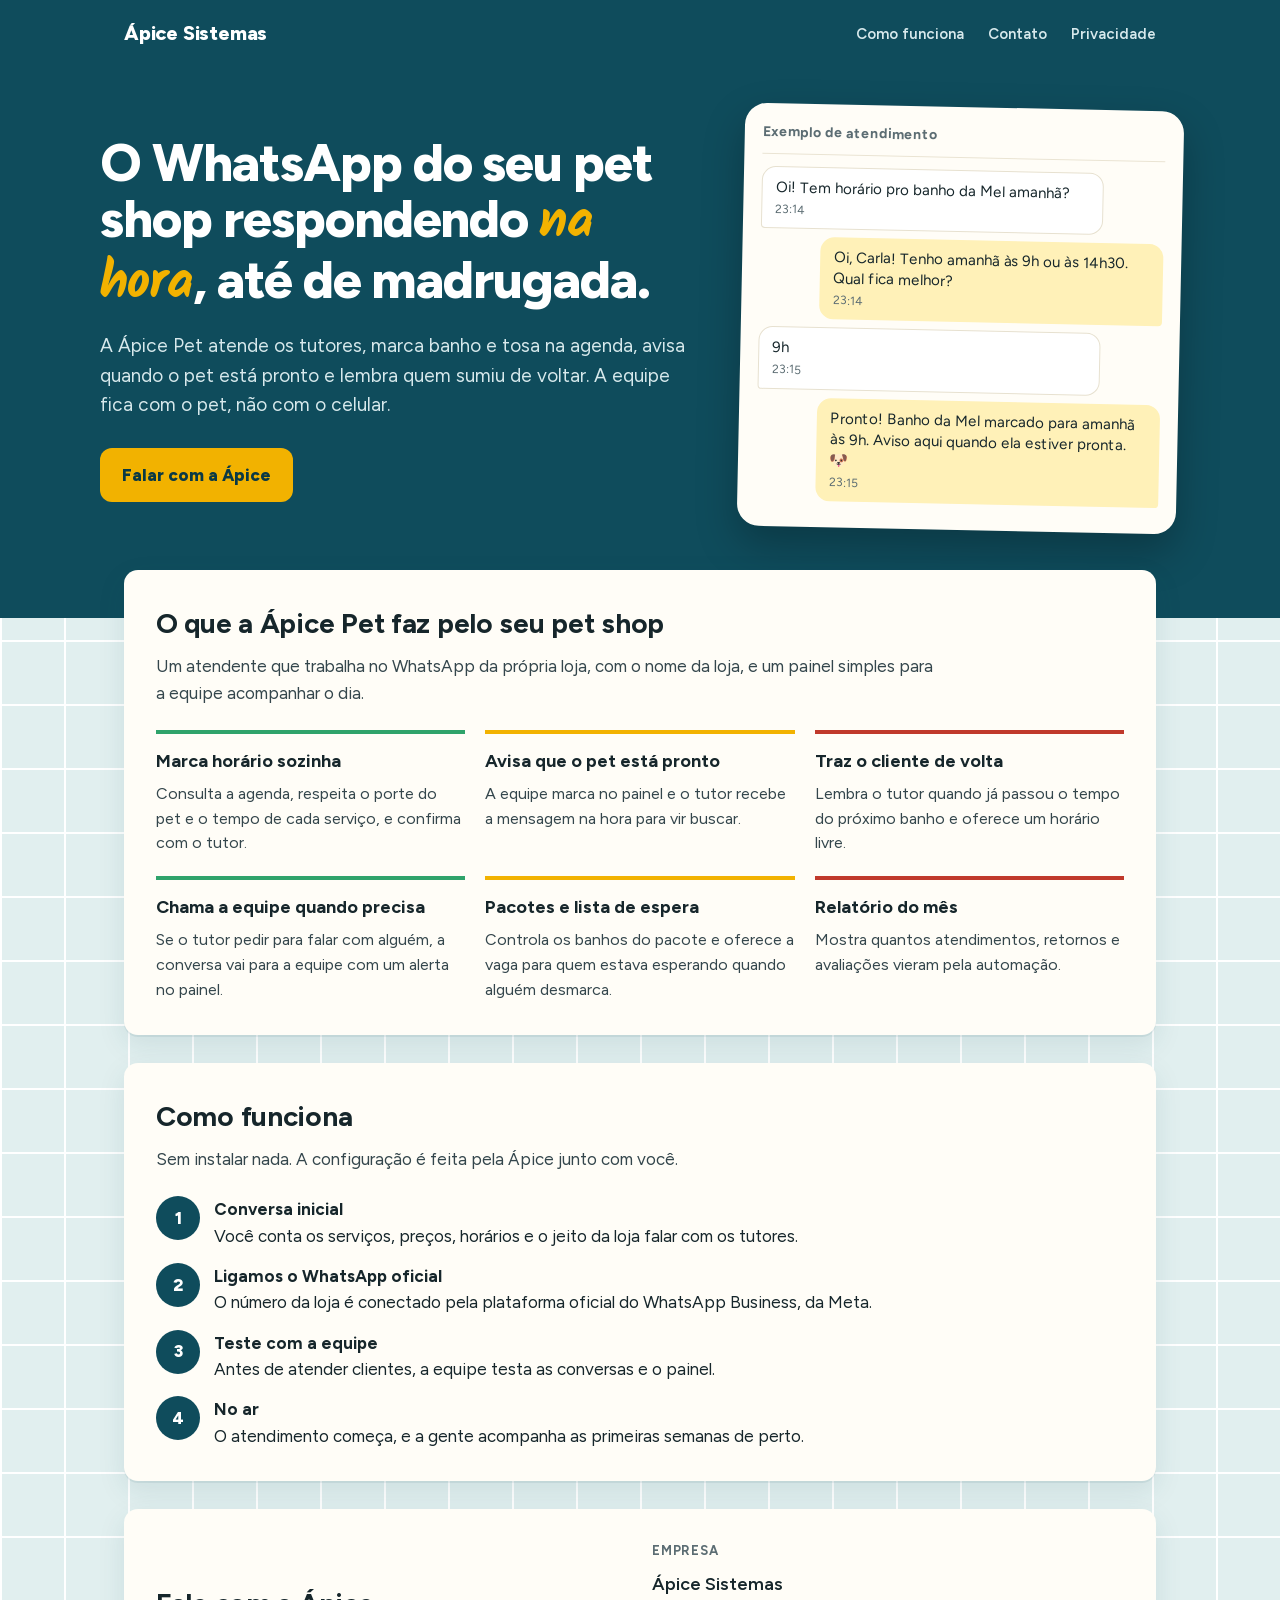
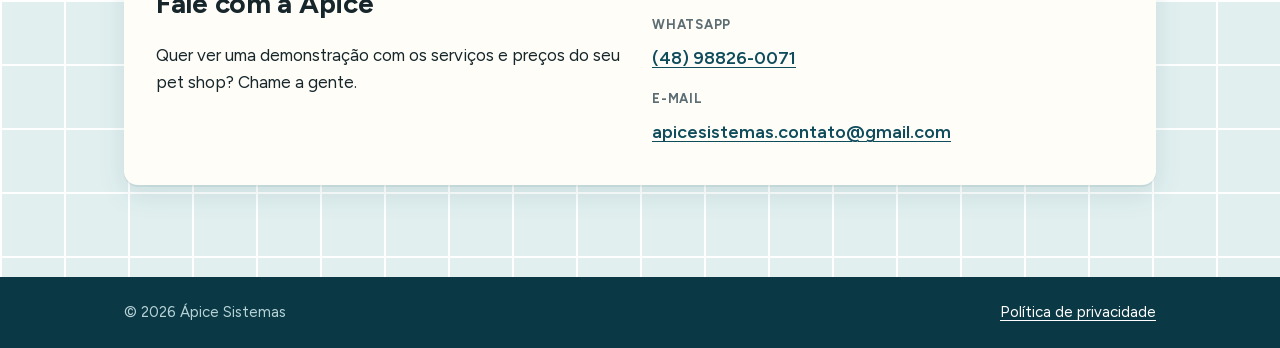
<file: index.html>
<!DOCTYPE html>
<html lang="pt-BR">
<head>
<meta charset="utf-8">
<meta name="viewport" content="width=device-width, initial-scale=1">
<title>Ápice Sistemas: atendimento automático no WhatsApp para pet shops</title>
<meta name="description" content="A Ápice Sistemas faz o atendimento do seu pet shop no WhatsApp: marca banho e tosa, avisa quando o pet está pronto e lembra o tutor de voltar.">
<link rel="stylesheet" href="estilo.css">
</head>
<body>
<header class="topo">
  <div class="dentro">
    <a class="marca" href="./">Ápice Sistemas</a>
    <nav aria-label="Principal">
      <a href="#como-funciona">Como funciona</a>
      <a href="#contato">Contato</a>
      <a href="privacidade.html">Privacidade</a>
    </nav>
  </div>
</header>

<section class="capa">
  <div class="dentro">
    <div>
      <h1>O WhatsApp do seu pet shop respondendo <em>na hora</em>, até de madrugada.</h1>
      <p class="lead">A Ápice Pet atende os tutores, marca banho e tosa na agenda, avisa quando o pet está pronto e lembra quem sumiu de voltar. A equipe fica com o pet, não com o celular.</p>
      <a class="botao" href="#contato">Falar com a Ápice</a>
    </div>
    <div class="conversa" aria-label="Exemplo de conversa">
      <div class="cab">Exemplo de atendimento</div>
      <div class="bolha tutor">Oi! Tem horário pro banho da Mel amanhã?<small>23:14</small></div>
      <div class="bolha loja">Oi, Carla! Tenho amanhã às 9h ou às 14h30. Qual fica melhor?<small>23:14</small></div>
      <div class="bolha tutor">9h<small>23:15</small></div>
      <div class="bolha loja">Pronto! Banho da Mel marcado para amanhã às 9h. Aviso aqui quando ela estiver pronta. 🐶<small>23:15</small></div>
    </div>
  </div>
</section>

<main>
  <section class="cartao" id="o-que-faz">
    <h2>O que a Ápice Pet faz pelo seu pet shop</h2>
    <p class="sub">Um atendente que trabalha no WhatsApp da própria loja, com o nome da loja, e um painel simples para a equipe acompanhar o dia.</p>
    <div class="grade">
      <div class="item"><h3>Marca horário sozinha</h3><p>Consulta a agenda, respeita o porte do pet e o tempo de cada serviço, e confirma com o tutor.</p></div>
      <div class="item"><h3>Avisa que o pet está pronto</h3><p>A equipe marca no painel e o tutor recebe a mensagem na hora para vir buscar.</p></div>
      <div class="item"><h3>Traz o cliente de volta</h3><p>Lembra o tutor quando já passou o tempo do próximo banho e oferece um horário livre.</p></div>
      <div class="item"><h3>Chama a equipe quando precisa</h3><p>Se o tutor pedir para falar com alguém, a conversa vai para a equipe com um alerta no painel.</p></div>
      <div class="item"><h3>Pacotes e lista de espera</h3><p>Controla os banhos do pacote e oferece a vaga para quem estava esperando quando alguém desmarca.</p></div>
      <div class="item"><h3>Relatório do mês</h3><p>Mostra quantos atendimentos, retornos e avaliações vieram pela automação.</p></div>
    </div>
  </section>

  <section class="cartao" id="como-funciona">
    <h2>Como funciona</h2>
    <p class="sub">Sem instalar nada. A configuração é feita pela Ápice junto com você.</p>
    <ol class="passos">
      <li><div><strong>Conversa inicial</strong>Você conta os serviços, preços, horários e o jeito da loja falar com os tutores.</div></li>
      <li><div><strong>Ligamos o WhatsApp oficial</strong>O número da loja é conectado pela plataforma oficial do WhatsApp Business, da Meta.</div></li>
      <li><div><strong>Teste com a equipe</strong>Antes de atender clientes, a equipe testa as conversas e o painel.</div></li>
      <li><div><strong>No ar</strong>O atendimento começa, e a gente acompanha as primeiras semanas de perto.</div></li>
    </ol>
  </section>

  <section class="cartao" id="contato">
    <div class="contato">
      <div>
        <h2>Fale com a Ápice</h2>
        <p class="sub">Quer ver uma demonstração com os serviços e preços do seu pet shop? Chame a gente.</p>
      </div>
      <dl>
        <dt>Empresa</dt><dd>Ápice Sistemas</dd>
        <dt>WhatsApp</dt><dd><a href="https://wa.me/5548988260071">(48) 98826-0071</a></dd>
        <dt>E-mail</dt><dd><a href="mailto:apicesistemas.contato@gmail.com">apicesistemas.contato@gmail.com</a></dd>
      </dl>
    </div>
  </section>
</main>

<footer class="rodape">
  <div class="dentro">
    <span>© 2026 Ápice Sistemas</span>
    <span><a href="privacidade.html">Política de privacidade</a></span>
  </div>
</footer>
</body>
</html>
</file>
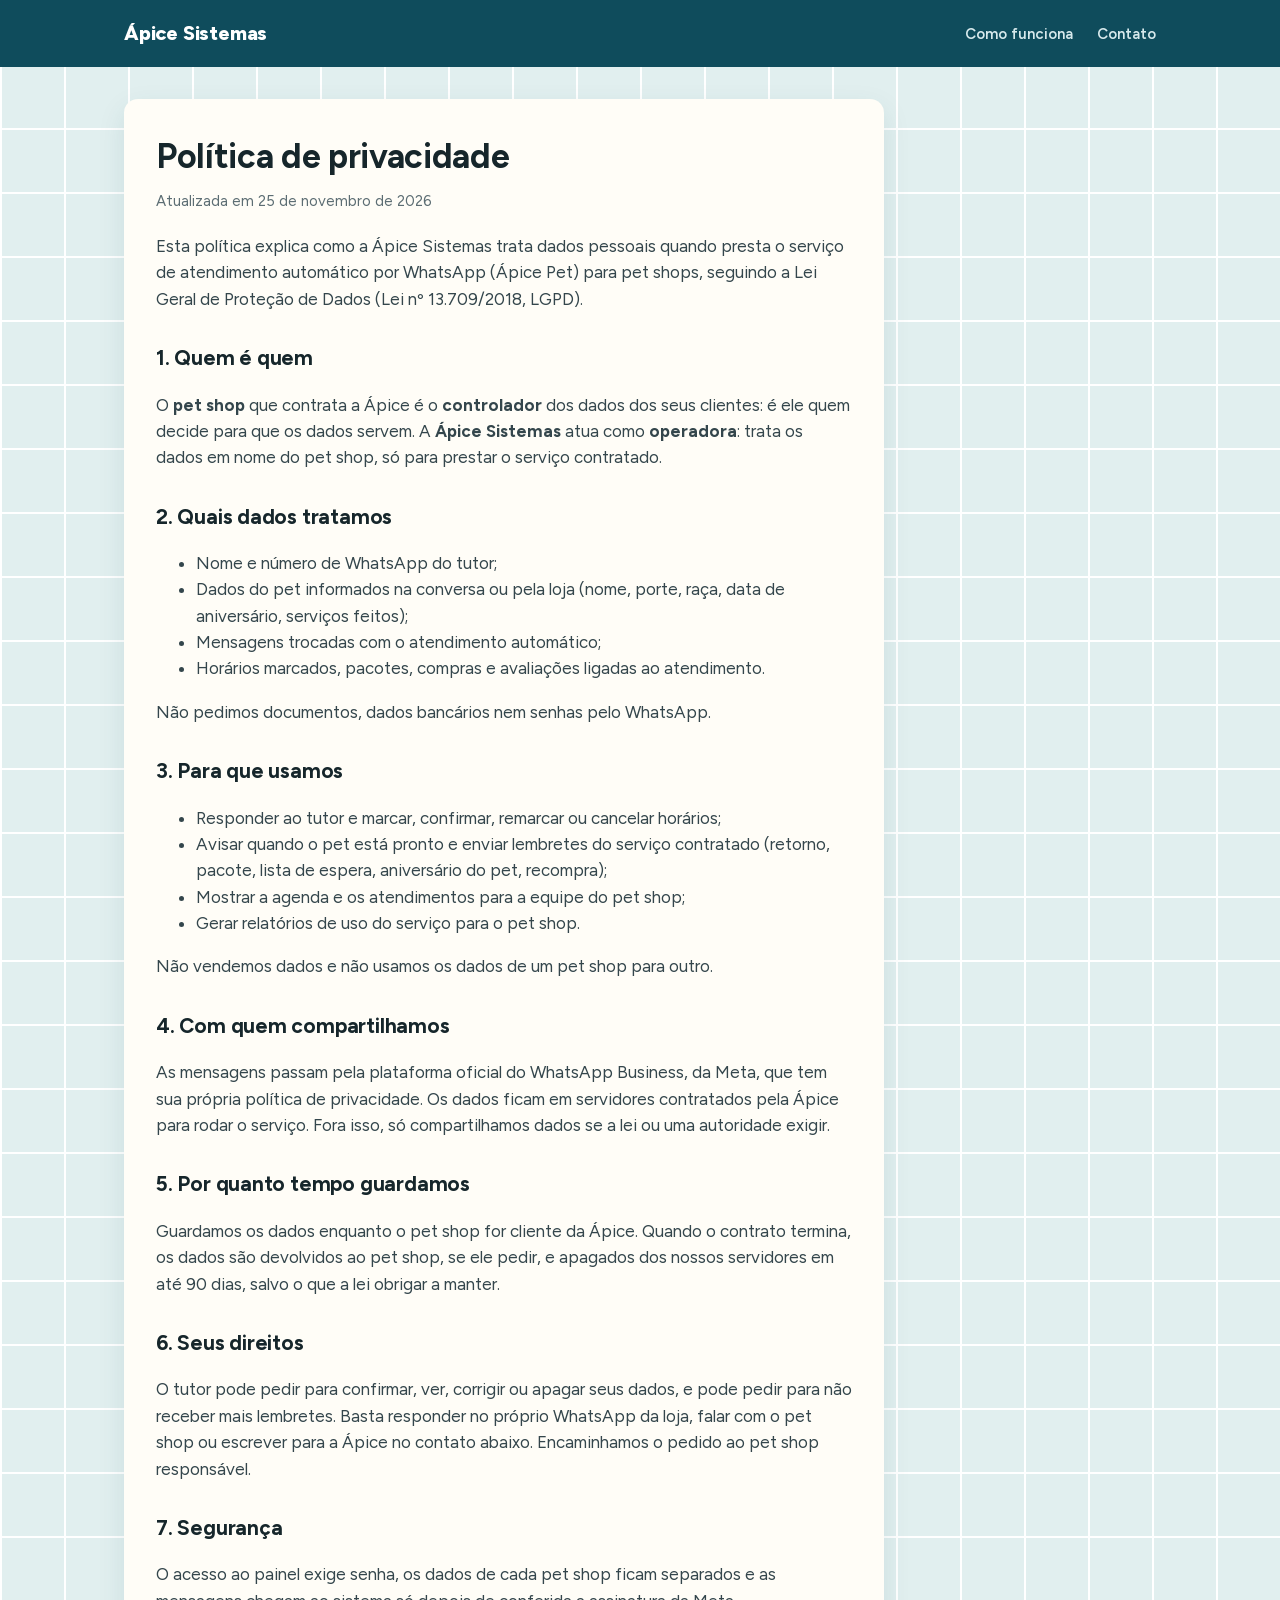
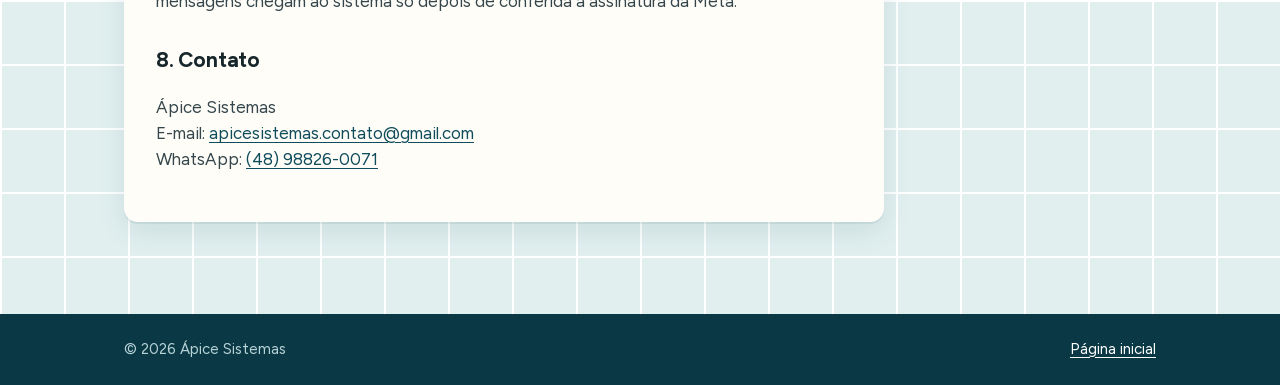
<file: privacidade.html>
<!DOCTYPE html>
<html lang="pt-BR">
<head>
<meta charset="utf-8">
<meta name="viewport" content="width=device-width, initial-scale=1">
<title>Política de privacidade · Ápice Sistemas</title>
<meta name="description" content="Como a Ápice Sistemas trata os dados pessoais no atendimento automático por WhatsApp.">
<link rel="stylesheet" href="estilo.css">
</head>
<body>
<header class="topo">
  <div class="dentro">
    <a class="marca" href="./">Ápice Sistemas</a>
    <nav aria-label="Principal">
      <a href="./#como-funciona">Como funciona</a>
      <a href="./#contato">Contato</a>
    </nav>
  </div>
</header>

<main style="margin-top:32px">
  <article class="cartao texto">
    <h1>Política de privacidade</h1>
    <p class="data">Atualizada em 25 de novembro de 2026</p>

    <p>Esta política explica como a Ápice Sistemas trata dados pessoais quando presta o serviço de atendimento automático por WhatsApp (Ápice Pet) para pet shops, seguindo a Lei Geral de Proteção de Dados (Lei nº 13.709/2018, LGPD).</p>

    <h2>1. Quem é quem</h2>
    <p>O <strong>pet shop</strong> que contrata a Ápice é o <strong>controlador</strong> dos dados dos seus clientes: é ele quem decide para que os dados servem. A <strong>Ápice Sistemas</strong> atua como <strong>operadora</strong>: trata os dados em nome do pet shop, só para prestar o serviço contratado.</p>

    <h2>2. Quais dados tratamos</h2>
    <ul>
      <li>Nome e número de WhatsApp do tutor;</li>
      <li>Dados do pet informados na conversa ou pela loja (nome, porte, raça, data de aniversário, serviços feitos);</li>
      <li>Mensagens trocadas com o atendimento automático;</li>
      <li>Horários marcados, pacotes, compras e avaliações ligadas ao atendimento.</li>
    </ul>
    <p>Não pedimos documentos, dados bancários nem senhas pelo WhatsApp.</p>

    <h2>3. Para que usamos</h2>
    <ul>
      <li>Responder ao tutor e marcar, confirmar, remarcar ou cancelar horários;</li>
      <li>Avisar quando o pet está pronto e enviar lembretes do serviço contratado (retorno, pacote, lista de espera, aniversário do pet, recompra);</li>
      <li>Mostrar a agenda e os atendimentos para a equipe do pet shop;</li>
      <li>Gerar relatórios de uso do serviço para o pet shop.</li>
    </ul>
    <p>Não vendemos dados e não usamos os dados de um pet shop para outro.</p>

    <h2>4. Com quem compartilhamos</h2>
    <p>As mensagens passam pela plataforma oficial do WhatsApp Business, da Meta, que tem sua própria política de privacidade. Os dados ficam em servidores contratados pela Ápice para rodar o serviço. Fora isso, só compartilhamos dados se a lei ou uma autoridade exigir.</p>

    <h2>5. Por quanto tempo guardamos</h2>
    <p>Guardamos os dados enquanto o pet shop for cliente da Ápice. Quando o contrato termina, os dados são devolvidos ao pet shop, se ele pedir, e apagados dos nossos servidores em até 90 dias, salvo o que a lei obrigar a manter.</p>

    <h2>6. Seus direitos</h2>
    <p>O tutor pode pedir para confirmar, ver, corrigir ou apagar seus dados, e pode pedir para não receber mais lembretes. Basta responder no próprio WhatsApp da loja, falar com o pet shop ou escrever para a Ápice no contato abaixo. Encaminhamos o pedido ao pet shop responsável.</p>

    <h2>7. Segurança</h2>
    <p>O acesso ao painel exige senha, os dados de cada pet shop ficam separados e as mensagens chegam ao sistema só depois de conferida a assinatura da Meta.</p>

    <h2>8. Contato</h2>
    <p>Ápice Sistemas<br>E-mail: <a href="mailto:apicesistemas.contato@gmail.com">apicesistemas.contato@gmail.com</a><br>WhatsApp: <a href="https://wa.me/5548988260071">(48) 98826-0071</a></p>
  </article>
</main>

<footer class="rodape">
  <div class="dentro">
    <span>© 2026 Ápice Sistemas</span>
    <span><a href="./">Página inicial</a></span>
  </div>
</footer>
</body>
</html>
</file>
<file: estilo.css>
@font-face{font-family:"Figtree";src:url("fontes/figtree-latin.woff2") format("woff2");font-weight:300 900;font-display:swap}
@font-face{font-family:"Figtree";src:url("fontes/figtree-latin-ext.woff2") format("woff2");font-weight:300 900;font-display:swap;unicode-range:U+0100-024F,U+1E00-1EFF}
@font-face{font-family:"Kalam";src:url("fontes/kalam-700-latin.woff2") format("woff2");font-weight:700;font-display:swap}
@font-face{font-family:"Kalam";src:url("fontes/kalam-700-latin-ext.woff2") format("woff2");font-weight:700;font-display:swap;unicode-range:U+0100-024F,U+1E00-1EFF}

:root{
  --petroleo:#0F4C5C;--petroleo-2:#0A3945;
  --azulejo:#E1EFEF;--rejunte:#fff;
  --papel:#FFFDF7;--gema:#FFF1B8;--gema-forte:#F2B200;
  --menta:#2FA36B;--coral:#C0392B;
  --tinta:#16262B;--tinta-2:#34464C;--tinta-3:#5C6D73;
  --raio:14px;
}
*{box-sizing:border-box}
html{-webkit-text-size-adjust:100%}
body{margin:0;font-family:"Figtree",system-ui,sans-serif;color:var(--tinta);background:var(--azulejo);
  background-image:linear-gradient(var(--rejunte) 2px,transparent 2px),linear-gradient(90deg,var(--rejunte) 2px,transparent 2px);
  background-size:64px 64px;line-height:1.55;font-size:17px}
a{color:var(--petroleo);text-underline-offset:3px}
a:focus-visible,button:focus-visible{outline:3px solid var(--gema-forte);outline-offset:2px;border-radius:4px}

.topo{background:var(--petroleo);color:#fff}
.topo .dentro{display:flex;align-items:center;justify-content:space-between;gap:16px;padding:18px 24px;max-width:1080px;margin:0 auto}
.marca{display:flex;align-items:center;gap:10px;color:#fff;text-decoration:none;font-weight:800;font-size:20px;letter-spacing:-.01em}
.marca .selo{width:34px;height:34px;border-radius:9px;background:var(--gema-forte);color:var(--petroleo-2);display:grid;place-items:center;font-weight:900}
.topo nav a{color:#D7E9EC;text-decoration:none;font-weight:600;font-size:15px;margin-left:20px}
.topo nav a:hover{color:#fff}

.capa{background:var(--petroleo);color:#fff;padding:40px 24px 88px}
.capa .dentro{max-width:1080px;margin:0 auto;display:grid;grid-template-columns:minmax(0,1.15fr) minmax(0,.85fr);gap:48px;align-items:center}
.capa h1{font-size:clamp(32px,5vw,52px);line-height:1.08;letter-spacing:-.02em;margin:0 0 18px;font-weight:800}
.capa h1 em{font-family:"Kalam",cursive;font-style:normal;color:var(--gema-forte);font-weight:700}
.capa p.lead{font-size:19px;color:#D7E9EC;margin:0 0 28px;max-width:34em}
.botao{display:inline-block;background:var(--gema-forte);color:var(--petroleo-2);font-weight:800;text-decoration:none;padding:14px 22px;border-radius:12px;font-size:17px}
.botao:hover{background:#FFC61A}

.conversa{background:var(--papel);color:var(--tinta);border-radius:22px;padding:18px;box-shadow:0 18px 40px rgba(0,0,0,.25);transform:rotate(1.2deg)}
.conversa .cab{font-weight:700;font-size:14px;color:var(--tinta-3);border-bottom:1px solid #EAE4D3;padding-bottom:10px;margin-bottom:12px}
.bolha{max-width:85%;padding:10px 13px;border-radius:14px;margin:8px 0;font-size:15px;line-height:1.4}
.bolha.tutor{background:#fff;border:1px solid #E7E1D0;border-bottom-left-radius:4px}
.bolha.loja{background:var(--gema);margin-left:auto;border-bottom-right-radius:4px}
.bolha small{display:block;color:var(--tinta-3);font-size:12px;margin-top:3px}

main{max-width:1080px;margin:-48px auto 0;padding:0 24px 64px;position:relative}
.cartao{background:var(--papel);border-radius:var(--raio);padding:32px;box-shadow:0 2px 0 rgba(15,76,92,.08),0 10px 28px rgba(15,76,92,.10);margin-bottom:28px}
.cartao h2{margin:0 0 8px;font-size:28px;letter-spacing:-.01em}
.cartao > p.sub{color:var(--tinta-2);margin:0 0 24px;max-width:46em}
.grade{display:grid;grid-template-columns:repeat(3,minmax(0,1fr));gap:20px}
.item{border-top:4px solid var(--menta);padding-top:14px}
.item:nth-child(3n+2){border-color:var(--gema-forte)}
.item:nth-child(3n){border-color:var(--coral)}
.item h3{margin:0 0 6px;font-size:18px}
.item p{margin:0;color:var(--tinta-2);font-size:16px}
.passos{counter-reset:p;list-style:none;padding:0;margin:0;display:grid;gap:14px}
.passos li{counter-increment:p;display:grid;grid-template-columns:44px minmax(0,1fr);gap:14px;align-items:start}
.passos li::before{content:counter(p);width:44px;height:44px;border-radius:50%;background:var(--petroleo);color:#fff;display:grid;place-items:center;font-weight:800}
.passos strong{display:block}
.contato{display:grid;grid-template-columns:minmax(0,1fr) minmax(0,1fr);gap:24px;align-items:center}
.contato dl{margin:0;display:grid;gap:10px}
.contato dt{font-size:13px;font-weight:700;color:var(--tinta-3);text-transform:uppercase;letter-spacing:.06em}
.contato dd{margin:0 0 6px;font-size:18px;font-weight:600}

.texto{max-width:760px}
.texto h1{font-size:34px;margin:0 0 6px;letter-spacing:-.01em}
.texto h2{font-size:21px;margin:30px 0 8px}
.texto p,.texto li{color:var(--tinta-2)}
.texto .data{color:var(--tinta-3);font-size:15px;margin:0 0 20px}

.rodape{background:var(--petroleo-2);color:#B8D3D8;font-size:15px}
.rodape .dentro{max-width:1080px;margin:0 auto;padding:24px;display:flex;flex-wrap:wrap;gap:12px 28px;justify-content:space-between}
.rodape a{color:#fff}

@media (max-width:820px){
  .capa .dentro{grid-template-columns:minmax(0,1fr);gap:32px}
  .conversa{transform:none}
  .grade,.contato{grid-template-columns:minmax(0,1fr)}
  .topo nav a{margin-left:14px}
  .cartao{padding:24px}
}
@media (max-width:480px){.topo nav{display:none}}
@media (prefers-reduced-motion:reduce){*{scroll-behavior:auto}}
</file>
